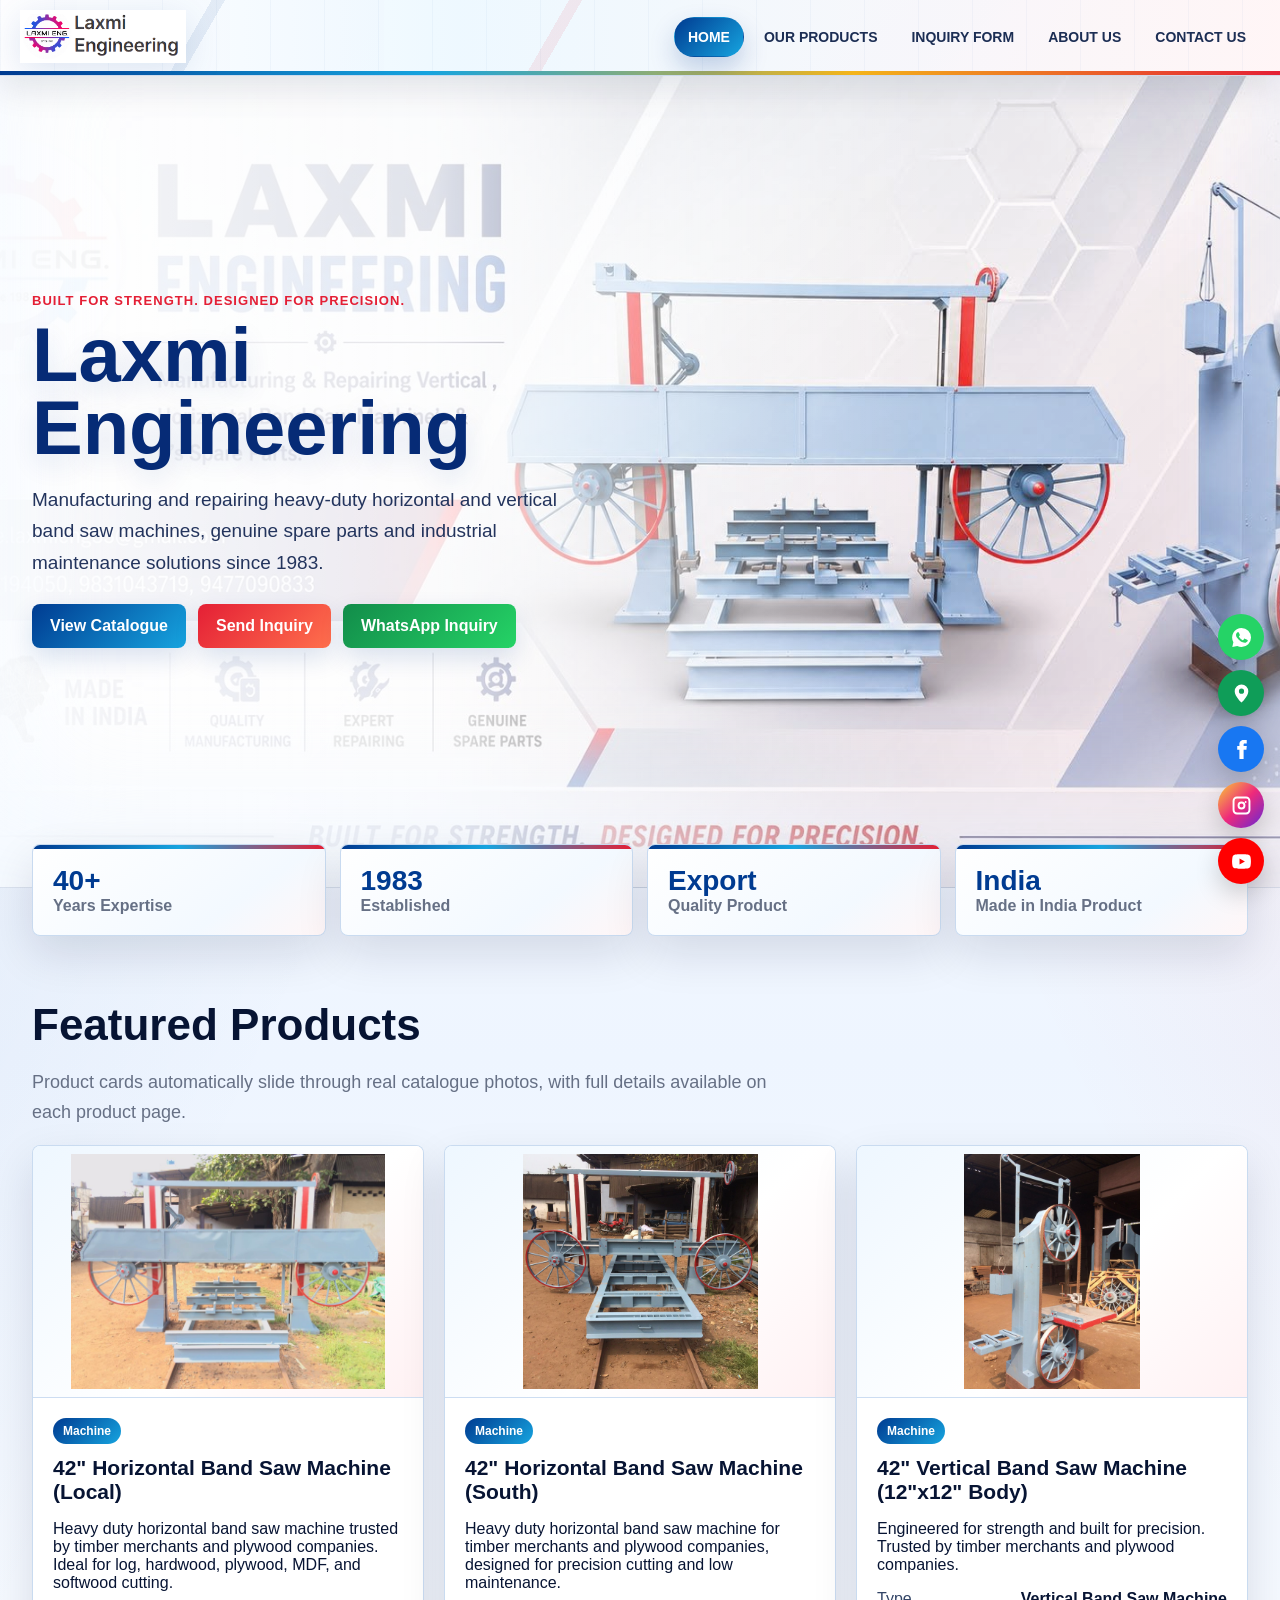
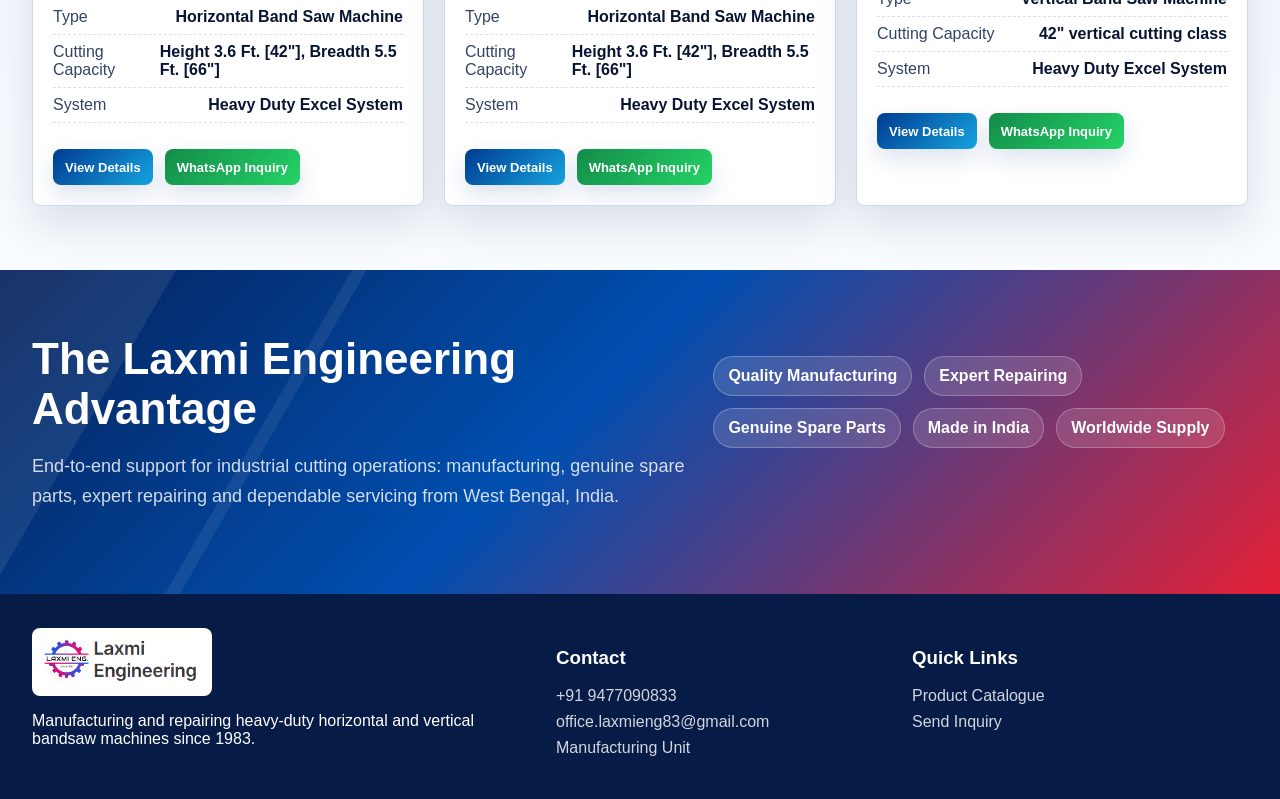
<file: index.html>
<!doctype html>
<html lang="en">
<head>
  <meta charset="utf-8">
  <meta name="viewport" content="width=device-width, initial-scale=1">
  <title>Laxmi Engineering | Heavy-Duty Band Saw Machines</title>
  <link rel="stylesheet" href="styles.css">
  <script src="data.js"></script>
</head>
<body>
  <script>renderHeader("Home")</script>
  <main>
    <section class="hero">
      <div class="hero-inner">
        <span class="eyebrow">Built for strength. Designed for precision.</span>
        <h1>Laxmi Engineering</h1>
        <p>Manufacturing and repairing heavy-duty horizontal and vertical band saw machines, genuine spare parts and industrial maintenance solutions since 1983.</p>
        <div class="actions">
          <a class="btn primary" href="products.html">View Catalogue</a>
          <a class="btn red" href="inquiry.html">Send Inquiry</a>
          <a class="btn green" target="_blank" href="https://wa.me/919477090833?text=Hello%20Laxmi%20Engineering%2C%20I%20want%20to%20inquire%20about%20your%20products.">WhatsApp Inquiry</a>
        </div>
      </div>
    </section>

    <div class="container">
      <div class="stats">
        <div class="stat"><strong>40+</strong><span>Years Expertise</span></div>
        <div class="stat"><strong>1983</strong><span>Established</span></div>
        <div class="stat"><strong>Export</strong><span>Quality Product</span></div>
        <div class="stat"><strong>India</strong><span>Made in India Product</span></div>
      </div>
    </div>

    <section class="section">
      <div class="container">
        <h2 class="section-title">Featured Products</h2>
        <p class="section-lead">Product cards automatically slide through real catalogue photos, with full details available on each product page.</p>
        <div class="grid three" data-featured-products></div>
      </div>
    </section>

    <section class="section feature-band">
      <div class="container split">
        <div>
          <h2 class="section-title">The Laxmi Engineering Advantage</h2>
          <p class="section-lead">End-to-end support for industrial cutting operations: manufacturing, genuine spare parts, expert repairing and dependable servicing from West Bengal, India.</p>
        </div>
        <div class="pill-row">
          <span class="pill">Quality Manufacturing</span>
          <span class="pill">Expert Repairing</span>
          <span class="pill">Genuine Spare Parts</span>
          <span class="pill">Made in India</span>
          <span class="pill">Worldwide Supply</span>
        </div>
      </div>
    </section>
  </main>
  <script>renderSocial(); renderFooter();</script>
  <script src="site.js"></script>
</body>
</html>
</file>
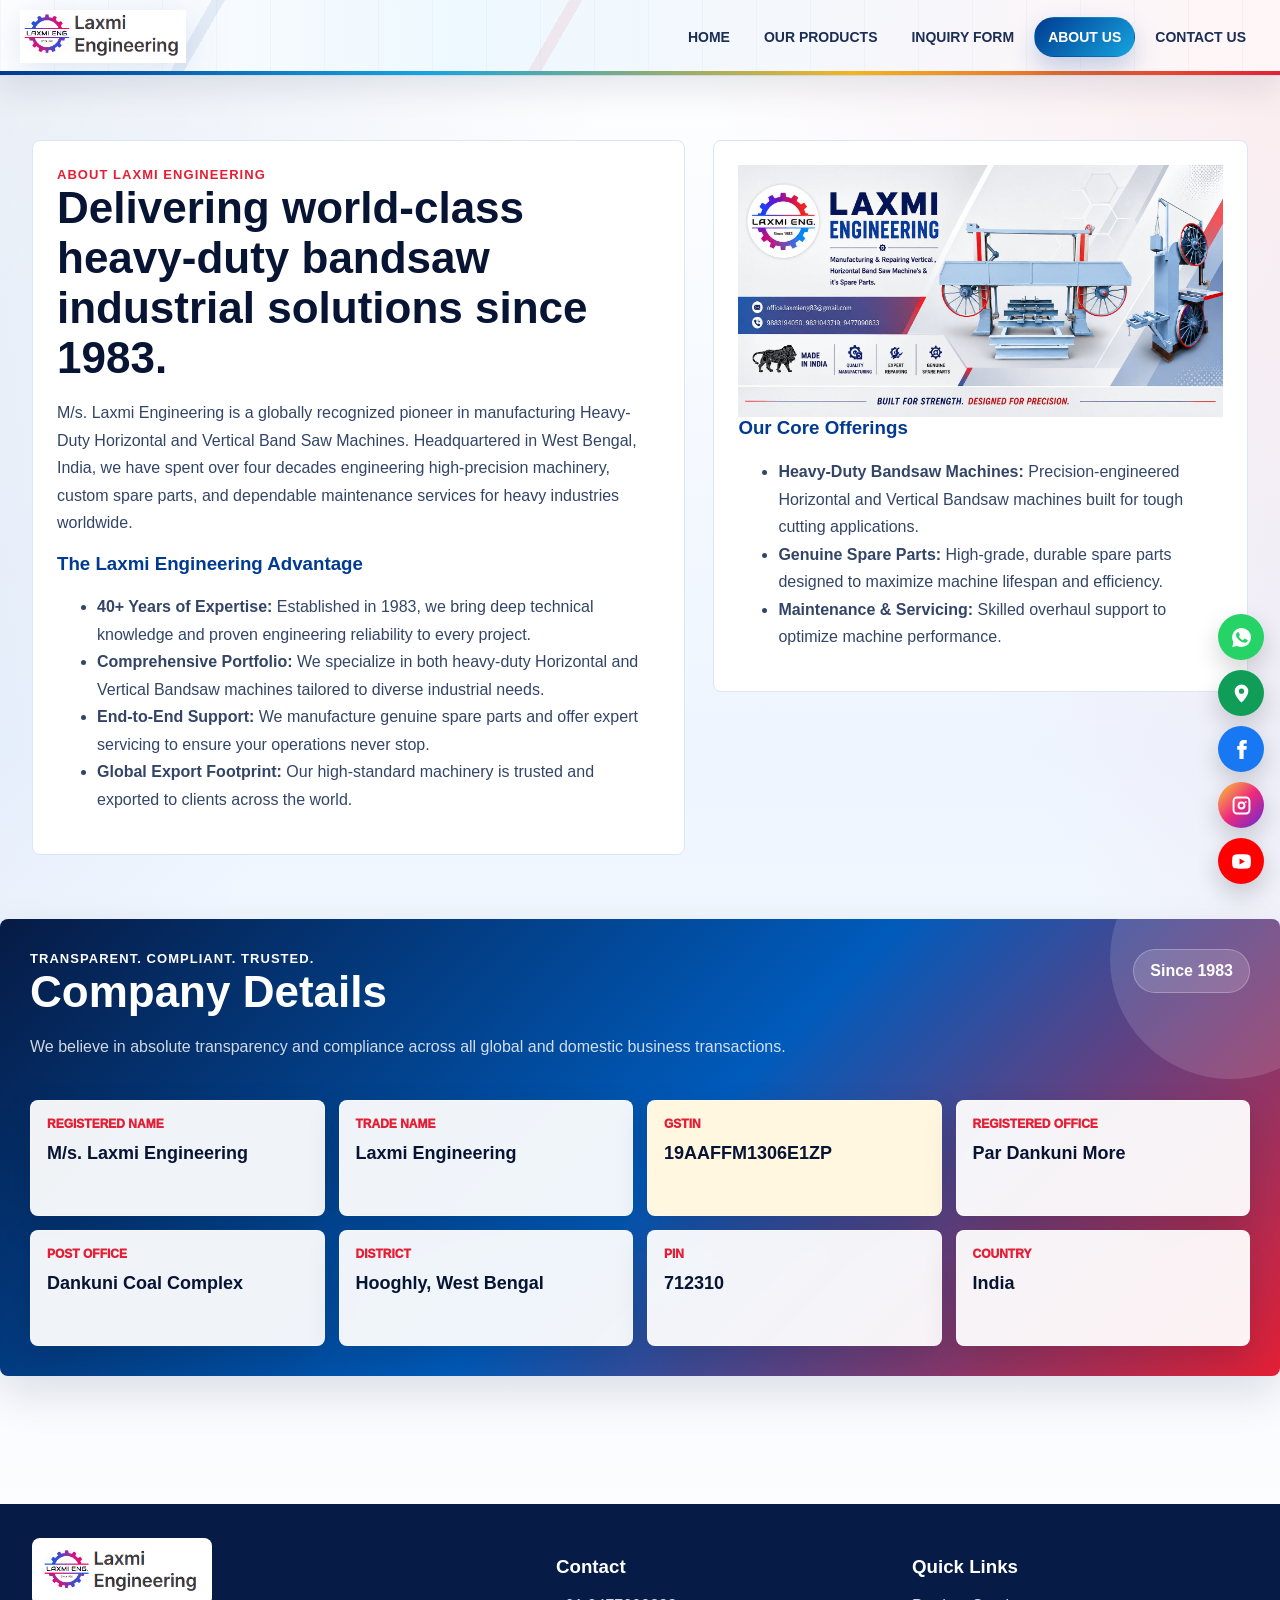
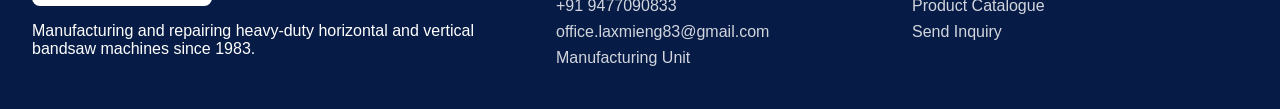
<file: about.html>
<!doctype html>
<html lang="en">
<head>
  <meta charset="utf-8">
  <meta name="viewport" content="width=device-width, initial-scale=1">
  <title>About Us | Laxmi Engineering</title>
  <link rel="stylesheet" href="styles.css">
  <script src="data.js"></script>
</head>
<body>
  <script>renderHeader("About Us")</script>
  <main class="section">
    <div class="container split">
      <article class="about-box">
        <span class="eyebrow">About Laxmi Engineering</span>
        <h1 class="section-title">Delivering world-class heavy-duty bandsaw industrial solutions since 1983.</h1>
        <p>M/s. Laxmi Engineering is a globally recognized pioneer in manufacturing Heavy-Duty Horizontal and Vertical Band Saw Machines. Headquartered in West Bengal, India, we have spent over four decades engineering high-precision machinery, custom spare parts, and dependable maintenance services for heavy industries worldwide.</p>
        <h3>The Laxmi Engineering Advantage</h3>
        <ul>
          <li><b>40+ Years of Expertise:</b> Established in 1983, we bring deep technical knowledge and proven engineering reliability to every project.</li>
          <li><b>Comprehensive Portfolio:</b> We specialize in both heavy-duty Horizontal and Vertical Bandsaw machines tailored to diverse industrial needs.</li>
          <li><b>End-to-End Support:</b> We manufacture genuine spare parts and offer expert servicing to ensure your operations never stop.</li>
          <li><b>Global Export Footprint:</b> Our high-standard machinery is trusted and exported to clients across the world.</li>
        </ul>
      </article>
      <aside class="about-box">
        <img src="assets/banner.jpg" alt="Laxmi Engineering machines">
        <h3>Our Core Offerings</h3>
        <ul>
          <li><b>Heavy-Duty Bandsaw Machines:</b> Precision-engineered Horizontal and Vertical Bandsaw machines built for tough cutting applications.</li>
          <li><b>Genuine Spare Parts:</b> High-grade, durable spare parts designed to maximize machine lifespan and efficiency.</li>
          <li><b>Maintenance & Servicing:</b> Skilled overhaul support to optimize machine performance.</li>
        </ul>
      </aside>
    </div>
    <div class="container section">
      <div class="company-details">
        <div class="company-details-head">
          <div>
            <span class="eyebrow">Transparent. Compliant. Trusted.</span>
            <h2 class="section-title">Company Details</h2>
            <p>We believe in absolute transparency and compliance across all global and domestic business transactions.</p>
          </div>
          <strong>Since 1983</strong>
        </div>
        <div class="company-detail-grid">
          <div class="company-detail-card"><span>Registered Name</span><b>M/s. Laxmi Engineering</b></div>
          <div class="company-detail-card"><span>Trade Name</span><b>Laxmi Engineering</b></div>
          <div class="company-detail-card highlight"><span>GSTIN</span><b>19AAFFM1306E1ZP</b></div>
          <div class="company-detail-card"><span>Registered Office</span><b>Par Dankuni More</b></div>
          <div class="company-detail-card"><span>Post Office</span><b>Dankuni Coal Complex</b></div>
          <div class="company-detail-card"><span>District</span><b>Hooghly, West Bengal</b></div>
          <div class="company-detail-card"><span>PIN</span><b>712310</b></div>
          <div class="company-detail-card"><span>Country</span><b>India</b></div>
        </div>
      </div>
    </div>
  </main>
  <script>renderSocial(); renderFooter();</script>
</body>
</html>
</file>
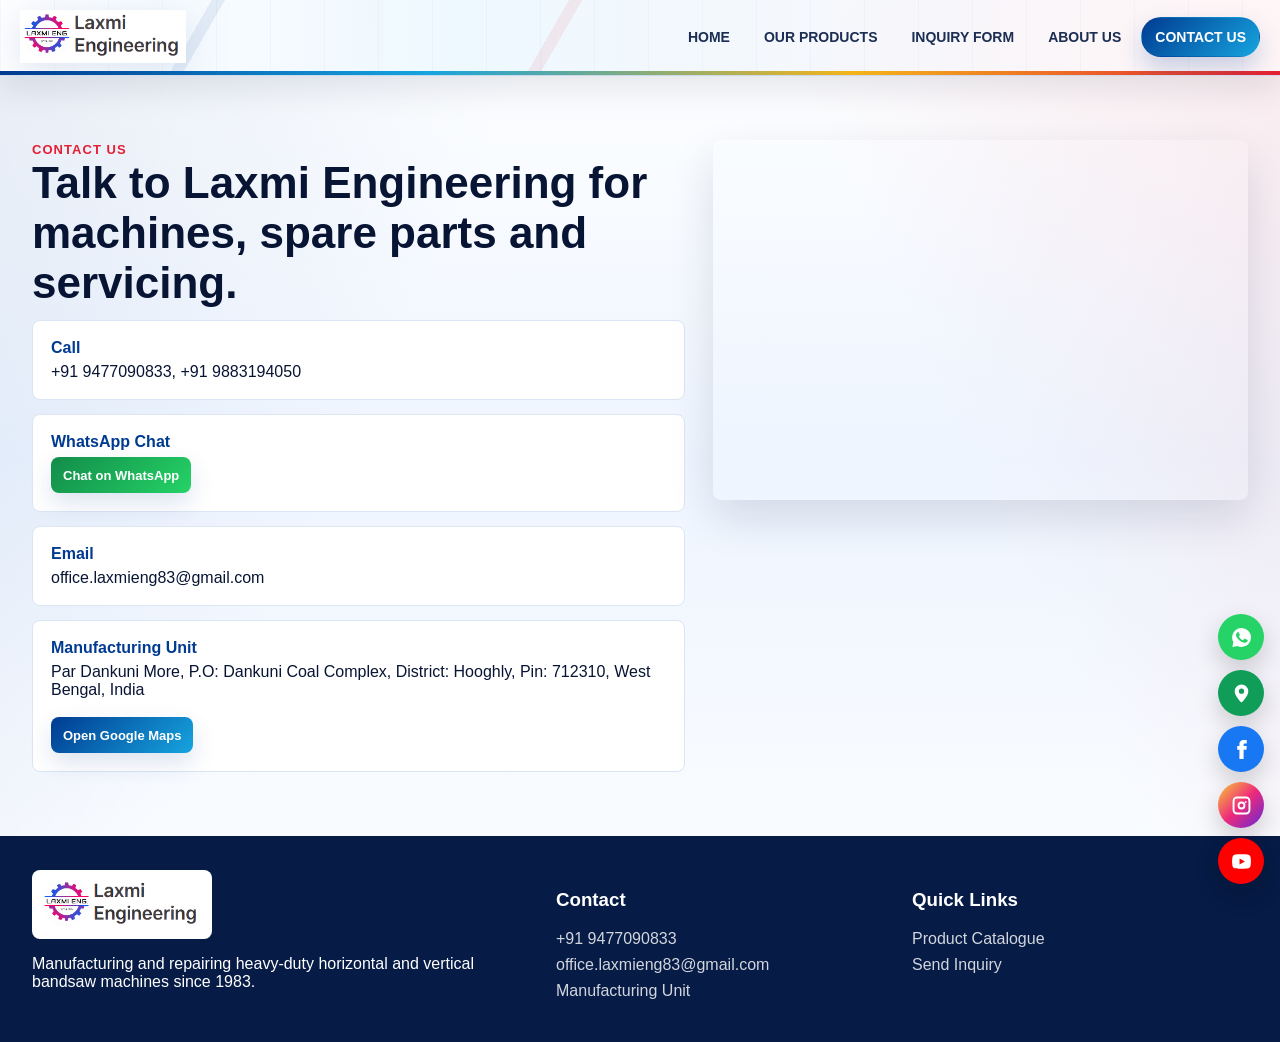
<file: contact.html>
<!doctype html>
<html lang="en">
<head>
  <meta charset="utf-8">
  <meta name="viewport" content="width=device-width, initial-scale=1">
  <title>Contact Us | Laxmi Engineering</title>
  <link rel="stylesheet" href="styles.css">
  <script src="data.js"></script>
</head>
<body>
  <script>renderHeader("Contact Us")</script>
  <main class="section">
    <div class="container split">
      <section>
        <span class="eyebrow">Contact Us</span>
        <h1 class="section-title">Talk to Laxmi Engineering for machines, spare parts and servicing.</h1>
        <div class="contact-list">
          <div class="contact-item"><b>Call</b><span data-contact-phone1></span>, <span data-contact-phone2></span></div>
          <div class="contact-item"><b>WhatsApp Chat</b><a class="btn green small" target="_blank" href="https://wa.me/919477090833">Chat on WhatsApp</a></div>
          <div class="contact-item"><b>Email</b><a href="mailto:office.laxmieng83@gmail.com" data-contact-email></a></div>
          <div class="contact-item"><b>Manufacturing Unit</b><span data-contact-address></span><br><br><a class="btn primary small" data-map-link target="_blank" href="#">Open Google Maps</a></div>
        </div>
      </section>
      <section>
        <iframe class="map-frame" title="Laxmi Engineering Google Map" loading="lazy" src="https://www.google.com/maps?q=Laxmi%20Engineering%2C%20Par%20Dankuni%20More%2C%20Dankuni%20Coal%20Complex%2C%20Hooghly%20712310%2C%20West%20Bengal%2C%20India&z=16&output=embed"></iframe>
      </section>
    </div>
  </main>
  <script>renderSocial(); renderFooter();</script>
  <script src="site.js"></script>
</body>
</html>
</file>
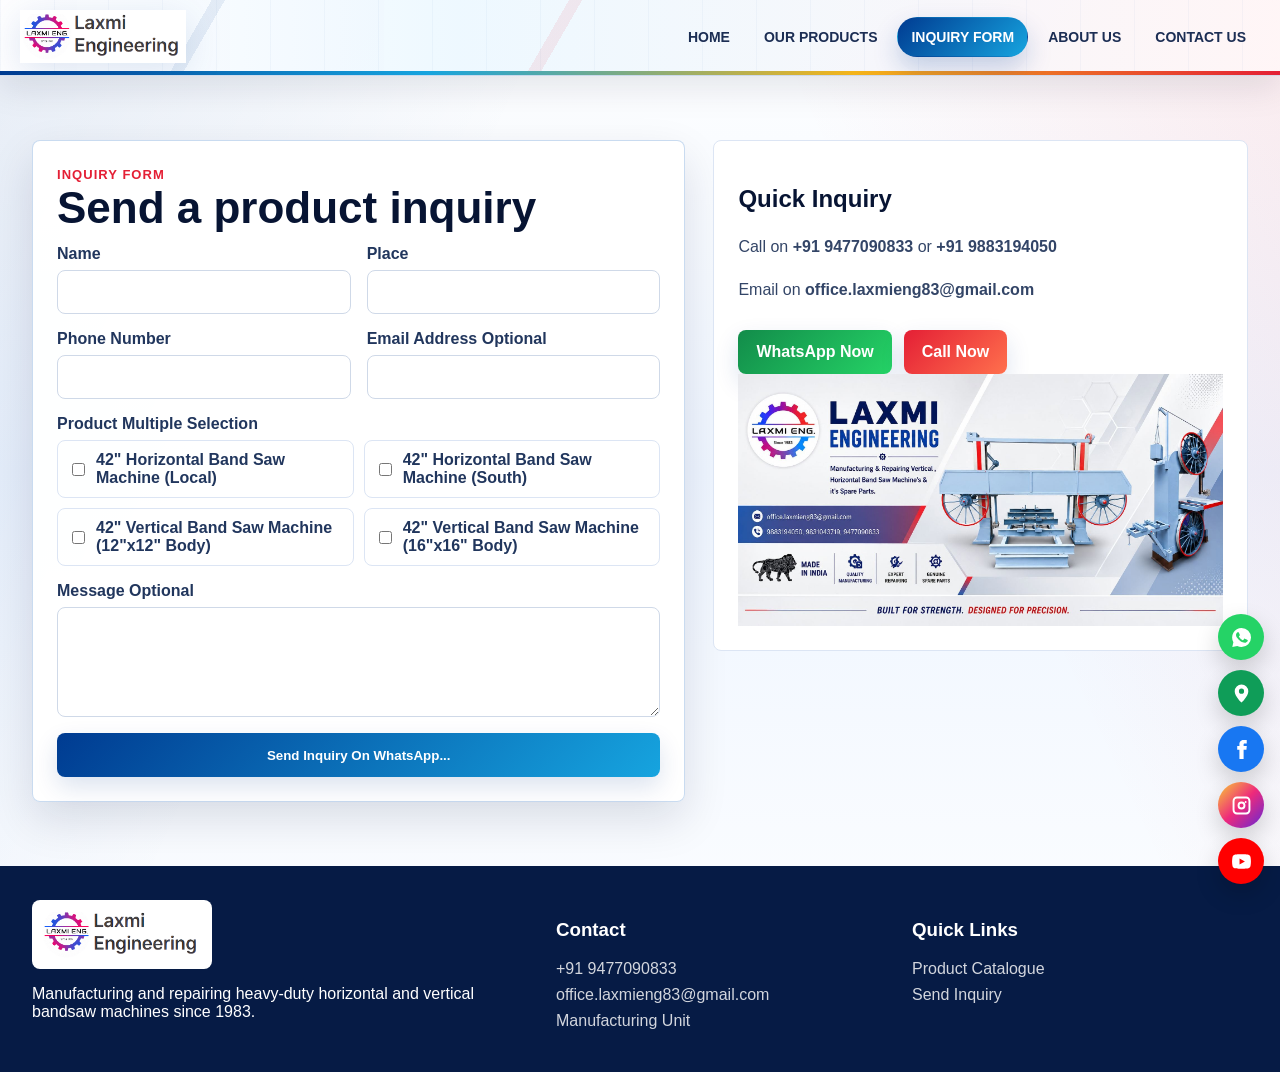
<file: inquiry.html>
<!doctype html>
<html lang="en">
<head>
  <meta charset="utf-8">
  <meta name="viewport" content="width=device-width, initial-scale=1">
  <title>Inquiry Form | Laxmi Engineering</title>
  <link rel="stylesheet" href="styles.css">
  <script src="data.js"></script>
</head>
<body>
  <script>renderHeader("Inquiry Form")</script>
  <main class="section">
    <div class="container split">
      <section class="form-panel">
        <span class="eyebrow">Inquiry Form</span>
        <h1 class="section-title">Send a product inquiry</h1>
        <form data-inquiry-form class="form-grid">
          <div class="field"><label>Name</label><input name="name" required></div>
          <div class="field"><label>Place</label><input name="place" required></div>
          <div class="field"><label>Phone Number</label><input name="phone" required></div>
          <div class="field"><label>Email Address Optional</label><input type="email" name="email"></div>
          <div class="field full"><label>Product Multiple Selection</label><div class="check-grid" data-product-options></div></div>
          <div class="field full"><label>Message Optional</label><textarea name="message"></textarea></div>
          <div class="field full"><button class="btn primary" type="submit">Send Inquiry On WhatsApp...</button></div>
        </form>
        <div data-inquiry-status></div>
      </section>
      <aside class="about-box">
        <h2>Quick Inquiry</h2>
        <p>Call on <b>+91 9477090833</b> or <b>+91 9883194050</b></p>
        <p>Email on <b>office.laxmieng83@gmail.com</b></p>
        <div class="actions">
          <a class="btn green" target="_blank" href="https://wa.me/919477090833">WhatsApp Now</a>
          <a class="btn red" href="tel:919477090833">Call Now</a>
        </div>
        <img src="assets/banner.jpg" alt="Laxmi Engineering catalogue banner">
      </aside>
    </div>
  </main>
  <script>renderSocial(); renderFooter();</script>
  <script src="site.js"></script>
</body>
</html>
</file>
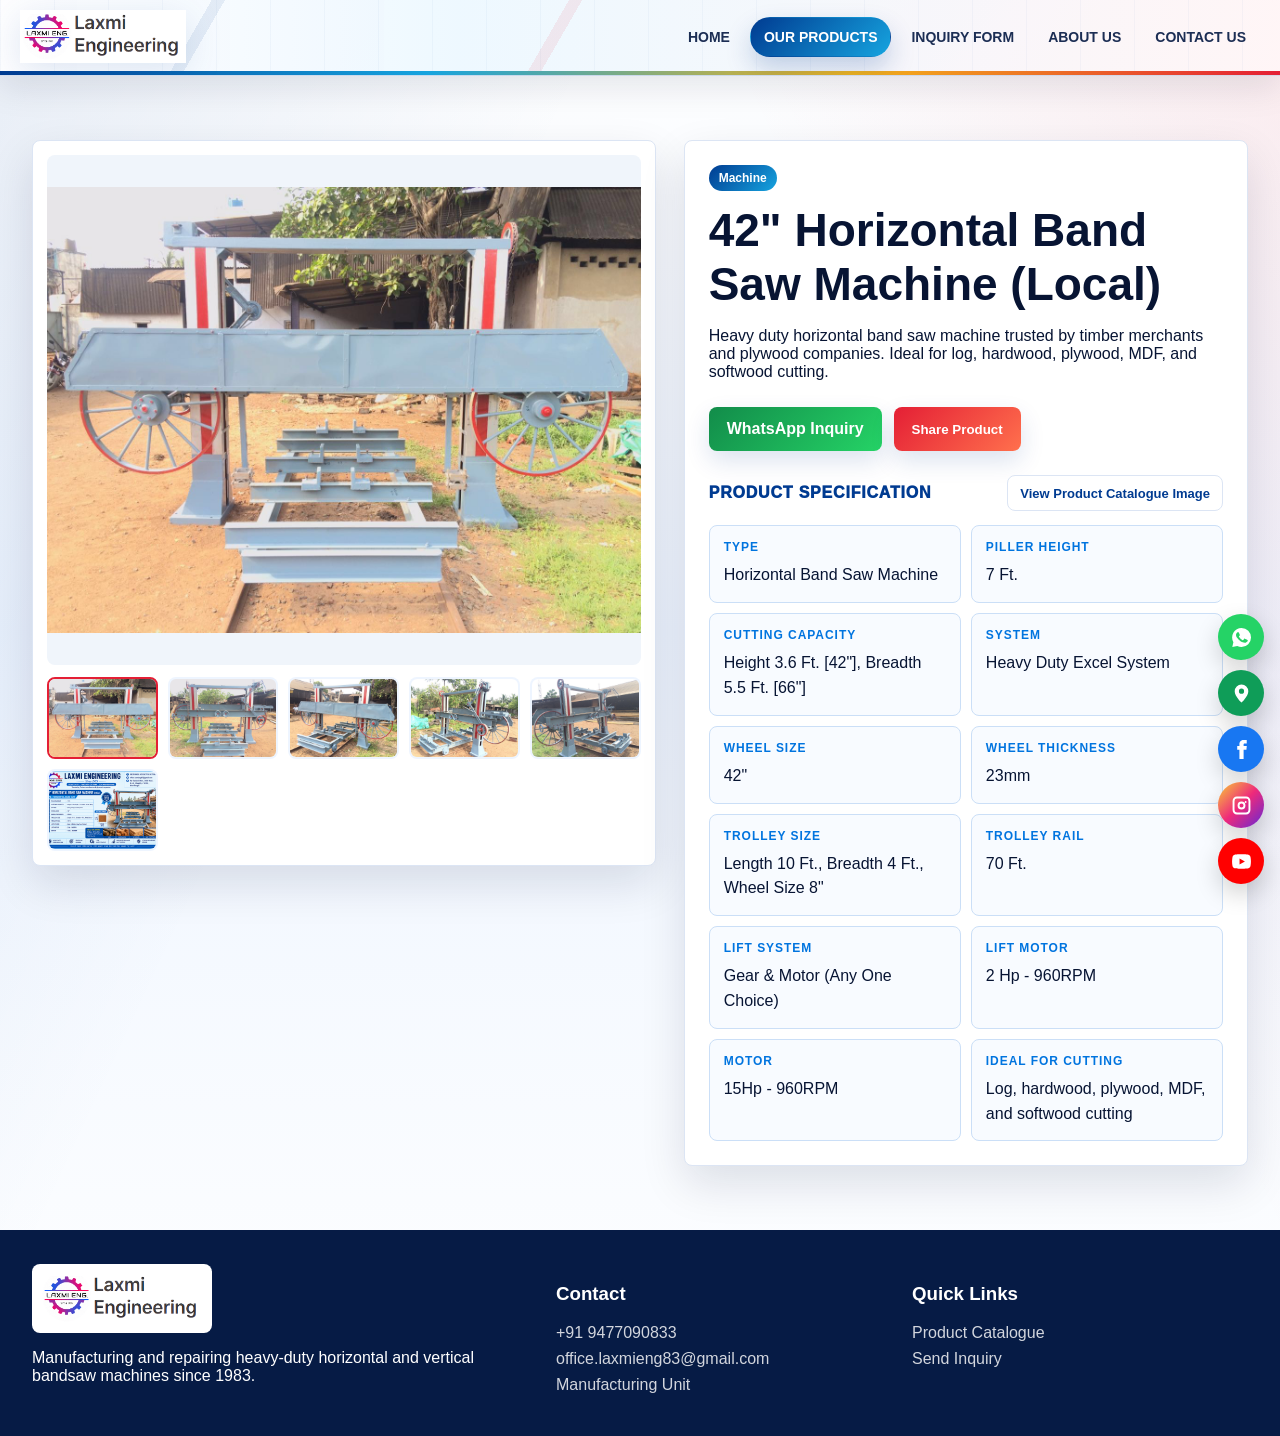
<file: product-detail.html>
<!doctype html>
<html lang="en">
<head>
  <meta charset="utf-8">
  <meta name="viewport" content="width=device-width, initial-scale=1">
  <title>Product Details | Laxmi Engineering</title>
  <link rel="stylesheet" href="styles.css">
  <script src="data.js"></script>
</head>
<body>
  <script>renderHeader("Our Products")</script>
  <main class="section">
    <div class="container product-detail" data-product-detail></div>
  </main>
  <script>renderSocial(); renderFooter();</script>
  <script src="site.js"></script>
</body>
</html>
</file>
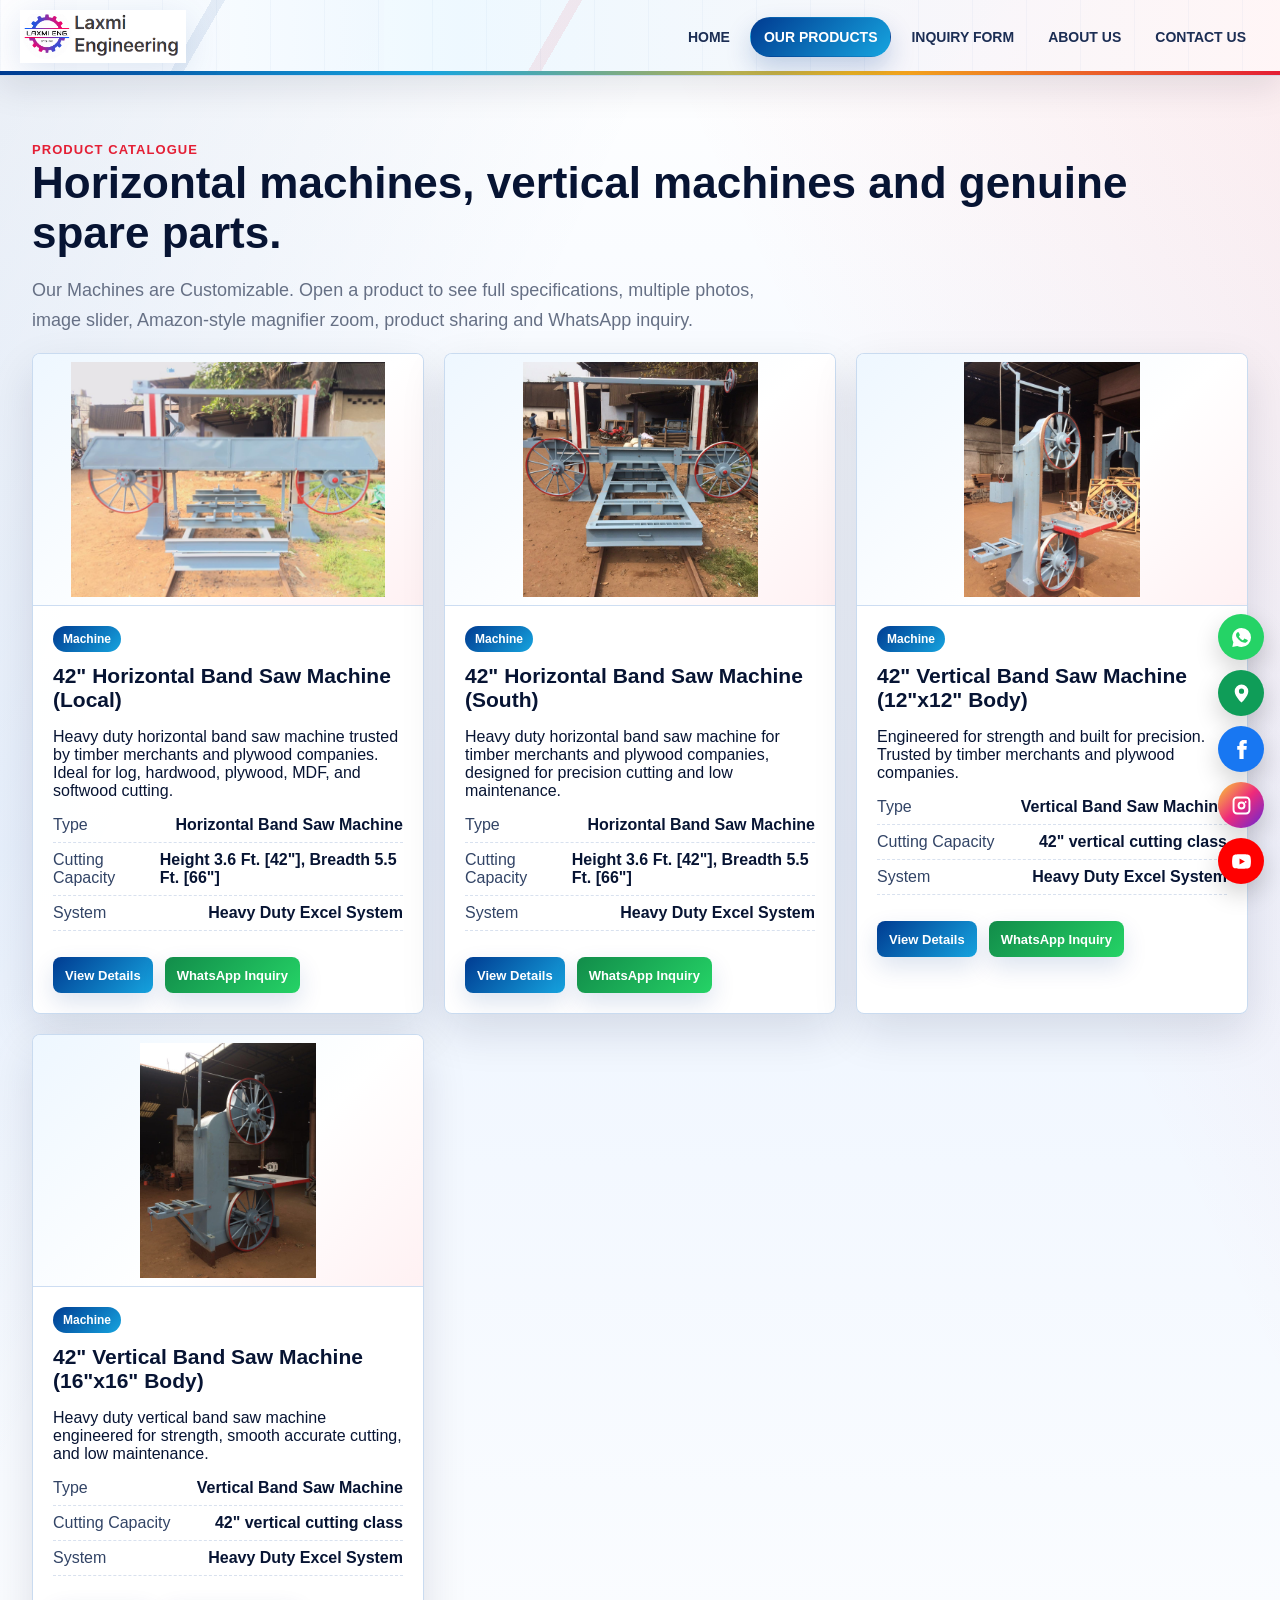
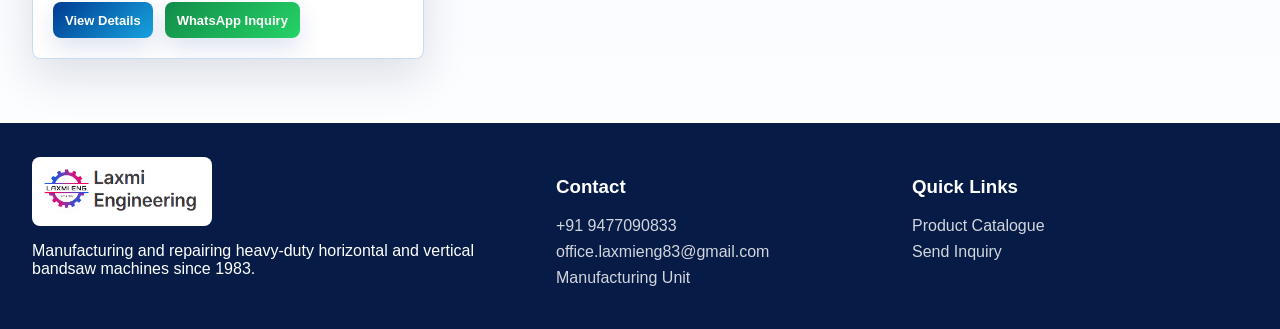
<file: products.html>
<!doctype html>
<html lang="en">
<head>
  <meta charset="utf-8">
  <meta name="viewport" content="width=device-width, initial-scale=1">
  <title>Our Products | Laxmi Engineering</title>
  <link rel="stylesheet" href="styles.css">
  <script src="data.js"></script>
</head>
<body>
  <script>renderHeader("Our Products")</script>
  <main class="section">
    <div class="container">
      <span class="eyebrow">Product Catalogue</span>
      <h1 class="section-title">Horizontal machines, vertical machines and genuine spare parts.</h1>
      <p class="section-lead">Our Machines are Customizable. Open a product to see full specifications, multiple photos, image slider, Amazon-style magnifier zoom, product sharing and WhatsApp inquiry.</p>
      <div class="grid three" data-products-grid></div>
    </div>
  </main>
  <script>renderSocial(); renderFooter();</script>
  <script src="site.js"></script>
</body>
</html>
</file>
<file: styles.css>
:root {
  --ink: #071433;
  --muted: #667085;
  --line: #dce5f4;
  --blue: #003b91;
  --sky: #16a4df;
  --red: #e41f35;
  --green: #19a760;
  --gold: #f4b41a;
  --panel: #ffffff;
  --soft: #f5f8fd;
  --shadow: 0 18px 45px rgba(7, 20, 51, .12);
}

* { box-sizing: border-box; }
body {
  margin: 0;
  font-family: Inter, "Segoe UI", Arial, sans-serif;
  color: var(--ink);
  background:
    linear-gradient(115deg, rgba(0, 59, 145, .08), transparent 32%),
    linear-gradient(245deg, rgba(228, 31, 53, .08), transparent 30%),
    linear-gradient(180deg, #ffffff, #eef5ff 44%, #ffffff);
}
a { color: inherit; text-decoration: none; }
img { max-width: 100%; display: block; }

.site-header {
  position: sticky;
  top: 0;
  z-index: 20;
  overflow: hidden;
  background:
    linear-gradient(90deg, rgba(255,255,255,.96), rgba(238,248,255,.95) 36%, rgba(255,246,247,.95)),
    linear-gradient(135deg, rgba(0,59,145,.1), rgba(22,164,223,.08), rgba(228,31,53,.08));
  border-bottom: 1px solid rgba(0, 59, 145, .16);
  box-shadow: 0 12px 34px rgba(7, 20, 51, .1);
  backdrop-filter: blur(14px);
}
.site-header::before {
  content: "";
  position: absolute;
  inset: 0;
  pointer-events: none;
  background:
    linear-gradient(120deg, transparent 0 16%, rgba(0,59,145,.08) 16% 17%, transparent 17% 43%, rgba(228,31,53,.08) 43% 44%, transparent 44%),
    repeating-linear-gradient(90deg, rgba(0,59,145,.035) 0 1px, transparent 1px 54px);
}
.site-header::after {
  content: "";
  position: absolute;
  left: 0;
  right: 0;
  bottom: 0;
  height: 4px;
  background: linear-gradient(90deg, var(--blue), var(--sky), var(--gold), var(--red));
}
.nav {
  position: relative;
  z-index: 1;
  max-width: 1560px;
  margin: 0 auto;
  padding: 10px 20px 12px;
  display: flex;
  align-items: center;
  justify-content: space-between;
  gap: 18px;
}
.brand {
  display: flex;
  align-items: center;
  gap: 12px;
  font-weight: 900;
  color: var(--blue);
  filter: drop-shadow(0 8px 18px rgba(0, 59, 145, .12));
}
.brand img { width: 166px; height: auto; }
.menu-toggle, .admin-menu-toggle, .admin-menu-close {
  display: none;
  border: 1px solid var(--line);
  border-radius: 8px;
  background: white;
  color: var(--blue);
  font-weight: 900;
  min-height: 42px;
  padding: 10px 12px;
  cursor: pointer;
}
.menu-toggle svg { width: 24px; height: 24px; fill: currentColor; }
.menu { display: flex; gap: 6px; align-items: center; flex-wrap: wrap; justify-content: flex-end; }
.menu a {
  padding: 11px 13px;
  border-radius: 999px;
  font-weight: 800;
  font-size: 14px;
  font-family: "Segoe UI Semibold", "Segoe UI", Inter, Arial, sans-serif;
  text-transform: uppercase;
  color: #1c2e54;
  border: 1px solid transparent;
  transition: transform .18s ease, background .18s ease, color .18s ease, box-shadow .18s ease;
}
.menu a:hover {
  transform: translateY(-1px);
  background: rgba(255,255,255,.88);
  border-color: rgba(0,59,145,.18);
  box-shadow: 0 10px 24px rgba(0, 59, 145, .11);
  color: var(--blue);
}
.menu a.active {
  background: linear-gradient(135deg, var(--blue), var(--sky));
  color: #fff;
  box-shadow: 0 12px 26px rgba(0, 59, 145, .22);
}
.admin-link { border: 1px solid var(--line); }

.container { max-width: 1560px; margin: 0 auto; padding: 0 32px; }
.section { padding: 64px 0; }
.section-title { font-size: clamp(28px, 4vw, 44px); margin: 0 0 12px; letter-spacing: 0; }
.section-lead { color: var(--muted); font-size: 18px; max-width: 760px; line-height: 1.65; }

.hero {
  min-height: calc(100vh - 88px);
  margin-top: 0;
  background-image:
    linear-gradient(90deg, rgba(255,255,255,.98) 0%, rgba(255,255,255,.88) 34%, rgba(255,255,255,.08) 72%),
    linear-gradient(135deg, rgba(0,59,145,.12), transparent 42%, rgba(228,31,53,.1)),
    url("assets/banner.jpg");
  background-size: cover;
  background-position: center;
  display: flex;
  align-items: center;
  border-bottom: 1px solid rgba(0, 59, 145, .14);
  box-shadow: inset 0 -80px 120px rgba(238, 245, 255, .62);
}
.hero-inner { max-width: 1560px; width: 100%; margin: 0 auto; padding: 34px 32px 58px; }
.eyebrow {
  display: inline-flex;
  align-items: center;
  gap: 8px;
  color: var(--red);
  font-weight: 900;
  text-transform: uppercase;
  letter-spacing: .08em;
  font-size: 13px;
}
.hero h1 {
  max-width: 650px;
  margin: 10px 0 16px;
  font-size: clamp(42px, 7vw, 76px);
  line-height: .96;
  letter-spacing: 0;
  color: #062b76;
  text-shadow: 0 10px 26px rgba(0, 59, 145, .12);
}
.hero p { max-width: 560px; color: #23345d; font-size: 19px; line-height: 1.65; }
.actions { display: flex; gap: 12px; flex-wrap: wrap; margin-top: 26px; }
.btn {
  display: inline-flex;
  align-items: center;
  justify-content: center;
  gap: 9px;
  min-height: 44px;
  padding: 12px 18px;
  border-radius: 8px;
  border: 0;
  font-weight: 900;
  cursor: pointer;
  box-shadow: 0 10px 24px rgba(0, 59, 145, .14);
}
.btn.primary { background: linear-gradient(135deg, var(--blue), var(--sky)); color: white; }
.btn.red { background: linear-gradient(135deg, var(--red), #ff704d); color: white; }
.btn.green { background: linear-gradient(135deg, #128c4a, #25d366); color: white; }
.btn.ghost { background: #ffffff; color: var(--blue); border: 1px solid var(--line); box-shadow: none; }
.btn.small { min-height: 36px; padding: 9px 12px; font-size: 13px; }

.stats { display: grid; grid-template-columns: repeat(4, 1fr); gap: 14px; margin-top: -44px; position: relative; z-index: 2; }
.stat, .card, .form-panel, .dashboard-panel {
  background: rgba(255,255,255,.96);
  border: 1px solid rgba(197, 216, 239, .92);
  border-radius: 8px;
  box-shadow: var(--shadow);
}
.stat {
  position: relative;
  overflow: hidden;
  padding: 20px;
  background:
    linear-gradient(145deg, #ffffff, #f3f9ff 68%, #fff6f7);
}
.stat::before {
  content: "";
  position: absolute;
  left: 0;
  top: 0;
  width: 100%;
  height: 4px;
  background: linear-gradient(90deg, var(--blue), var(--sky), var(--red));
}
.stat strong { display: block; font-size: 28px; color: var(--blue); }
.stat span { color: var(--muted); font-weight: 700; }

.grid { display: grid; gap: 20px; }
.grid.three { grid-template-columns: repeat(3, 1fr); }
.grid.two { grid-template-columns: repeat(2, 1fr); }
.card {
  overflow: hidden;
  transition: transform .2s ease, box-shadow .2s ease, border-color .2s ease;
}
.card:hover {
  transform: translateY(-4px);
  border-color: rgba(0, 59, 145, .22);
  box-shadow: 0 24px 56px rgba(7, 20, 51, .16);
}
.card-body { padding: 20px; }
.product-card .media {
  height: 252px;
  background:
    linear-gradient(135deg, #eef7ff, #ffffff 58%, #fff1f3);
  overflow: hidden;
  border-bottom: 1px solid rgba(197, 216, 239, .8);
}
.product-card .media img { width: 100%; height: 100%; object-fit: contain; background: transparent; padding: 8px; }
.product-card h3 { margin: 0 0 8px; font-size: 21px; }
.tag { display: inline-flex; margin: 0 0 12px; padding: 6px 10px; border-radius: 999px; color: #fff; background: linear-gradient(135deg, var(--blue), var(--sky)); font-weight: 900; font-size: 12px; }
.spec-list { display: grid; gap: 8px; margin: 16px 0; padding: 0; list-style: none; color: #324466; }
.spec-list li { display: flex; justify-content: space-between; gap: 12px; border-bottom: 1px dashed #d8e1ef; padding-bottom: 8px; }
.spec-list b { color: var(--ink); }

.feature-band {
  position: relative;
  overflow: hidden;
  background:
    linear-gradient(120deg, rgba(255,255,255,.08) 0 12%, transparent 12% 24%, rgba(255,255,255,.07) 24% 25%, transparent 25%),
    linear-gradient(135deg, #06225a, #004fb0 45%, #e41f35);
  color: white;
}
.feature-band .section-lead { color: rgba(255,255,255,.82); }
.pill-row { display: flex; gap: 12px; flex-wrap: wrap; margin-top: 22px; }
.pill { padding: 10px 14px; background: rgba(255,255,255,.13); border: 1px solid rgba(255,255,255,.25); border-radius: 999px; font-weight: 800; }

.split { display: grid; grid-template-columns: 1.1fr .9fr; gap: 28px; align-items: start; }
.about-box { padding: 24px; background: var(--panel); border: 1px solid var(--line); border-radius: 8px; }
.about-box p, .about-box li { color: #334567; line-height: 1.72; }
.about-box h3 { margin-top: 0; color: var(--blue); }
.company-details {
  position: relative;
  overflow: hidden;
  padding: 30px;
  border-radius: 8px;
  color: white;
  background: linear-gradient(135deg, #061b45, #005bbb 52%, #e41f35);
  box-shadow: var(--shadow);
}
.company-details::after {
  content: "";
  position: absolute;
  right: -70px;
  top: -80px;
  width: 240px;
  height: 240px;
  border-radius: 50%;
  background: rgba(255,255,255,.13);
}
.company-details-head {
  position: relative;
  z-index: 1;
  display: flex;
  justify-content: space-between;
  gap: 22px;
  align-items: flex-start;
  margin-bottom: 24px;
}
.company-details .section-title, .company-details .eyebrow { color: white; }
.company-details p { color: rgba(255,255,255,.82); max-width: 760px; line-height: 1.7; }
.company-details-head strong {
  flex: 0 0 auto;
  padding: 12px 16px;
  border-radius: 999px;
  background: rgba(255,255,255,.15);
  border: 1px solid rgba(255,255,255,.25);
}
.company-detail-grid {
  position: relative;
  z-index: 1;
  display: grid;
  grid-template-columns: repeat(4, 1fr);
  gap: 14px;
}
.company-detail-card {
  min-height: 116px;
  padding: 16px;
  border-radius: 8px;
  background: rgba(255,255,255,.94);
  border: 1px solid rgba(255,255,255,.38);
  box-shadow: 0 14px 34px rgba(0,0,0,.14);
}
.company-detail-card span {
  display: block;
  margin-bottom: 10px;
  color: var(--red);
  font-size: 12px;
  font-weight: 950;
  text-transform: uppercase;
}
.company-detail-card b { color: var(--ink); font-size: 18px; line-height: 1.35; }
.company-detail-card.highlight { background: #fff7e0; }

.contact-list { display: grid; gap: 14px; }
.contact-item { padding: 18px; background: white; border: 1px solid var(--line); border-radius: 8px; }
.contact-item b { display: block; margin-bottom: 6px; color: var(--blue); }
.map-frame { width: 100%; min-height: 360px; border: 0; border-radius: 8px; box-shadow: var(--shadow); }

.product-detail { display: grid; grid-template-columns: minmax(0, 1.05fr) minmax(320px, .95fr); gap: 28px; align-items: start; }
.gallery { background: white; border: 1px solid var(--line); border-radius: 8px; padding: 14px; box-shadow: var(--shadow); }
.zoom-stage { position: relative; height: 510px; overflow: hidden; border-radius: 8px; background: #f0f5fb; cursor: crosshair; }
.zoom-stage img { width: 100%; height: 100%; object-fit: contain; }
.zoom-lens {
  display: none;
  position: absolute;
  width: 180px;
  height: 180px;
  border-radius: 50%;
  border: 3px solid white;
  box-shadow: 0 12px 35px rgba(0,0,0,.28);
  background-repeat: no-repeat;
  pointer-events: none;
}
.thumbs { display: grid; grid-template-columns: repeat(5, 1fr); gap: 10px; margin-top: 12px; }
.thumbs button { border: 2px solid transparent; background: #eef5ff; border-radius: 8px; padding: 0; height: 82px; cursor: pointer; overflow: hidden; }
.thumbs button.active { border-color: var(--red); }
.thumbs img { width: 100%; height: 100%; object-fit: cover; }
.detail-panel { padding: 24px; background: white; border: 1px solid var(--line); border-radius: 8px; box-shadow: var(--shadow); }
.detail-panel h1 { margin: 0 0 8px; font-size: clamp(30px, 4vw, 46px); }
.spec-showcase {
  margin-top: 14px;
  border: 0;
  border-radius: 0;
  overflow: visible;
  background: transparent;
}
.spec-heading {
  display: none;
}
.spec-grid {
  display: grid;
  grid-template-columns: repeat(2, minmax(0, 1fr));
  gap: 10px;
  padding: 0;
}
.spec-tile {
  min-height: 78px;
  padding: 14px;
  border: 1px solid #cbdff7;
  border-radius: 8px;
  background: #f8fbff;
  box-shadow: none;
}
.spec-tile span {
  display: block;
  margin-bottom: 9px;
  color: #0074df;
  font-size: 12px;
  font-weight: 900;
  text-transform: uppercase;
  letter-spacing: .08em;
}
.spec-tile strong {
  display: block;
  color: var(--ink);
  font-size: 16px;
  line-height: 1.55;
  font-weight: 500;
}
.detail-specs { margin-top: 24px; }
.detail-specs-head {
  display: flex;
  justify-content: space-between;
  align-items: center;
  gap: 12px;
  margin-bottom: 14px;
}
.detail-specs-head span {
  color: var(--blue);
  font-weight: 950;
  text-transform: uppercase;
  letter-spacing: .05em;
}
.spec-image-panel {
  margin-top: 24px;
  border: 1px solid #d7e6f8;
  border-radius: 8px;
  overflow: hidden;
  background: #f6faff;
  box-shadow: 0 12px 30px rgba(7, 20, 51, .08);
}
.spec-image-panel a {
  display: block;
  padding: 12px;
}
.spec-image-panel img {
  width: 100%;
  max-height: 760px;
  object-fit: contain;
  border-radius: 8px;
  background: white;
}
.catalogue-note {
  margin-top: 24px;
  padding: 18px;
  border: 1px solid #d7e6f8;
  border-left: 4px solid var(--red);
  border-radius: 8px;
  background: linear-gradient(135deg, #f6faff, #fff7f8);
}
.catalogue-note span {
  display: block;
  color: var(--blue);
  font-weight: 950;
  text-transform: uppercase;
  letter-spacing: .05em;
  margin-bottom: 8px;
}
.catalogue-note p {
  margin: 0;
  color: #365070;
  line-height: 1.55;
}
.catalogue-note .btn { margin-top: 14px; }

.form-panel { padding: 24px; }
.form-grid { display: grid; grid-template-columns: repeat(2, 1fr); gap: 16px; }
.field { display: grid; gap: 7px; }
.field.full { grid-column: 1 / -1; }
label { font-weight: 900; color: #21365d; }
input, textarea, select {
  width: 100%;
  min-height: 44px;
  border: 1px solid #cfd9e8;
  border-radius: 8px;
  padding: 10px 12px;
  font: inherit;
  background: #fff;
}
textarea { min-height: 110px; resize: vertical; }
.check-grid { display: grid; grid-template-columns: repeat(2, 1fr); gap: 10px; }
.check-grid label { display: flex; align-items: center; gap: 8px; padding: 10px; border: 1px solid var(--line); border-radius: 8px; font-weight: 700; }
.check-grid input { width: auto; min-height: auto; }

.social-float {
  position: fixed;
  right: 16px;
  bottom: 16px;
  z-index: 30;
  display: grid;
  gap: 10px;
}
.social-float a {
  width: 46px;
  height: 46px;
  display: grid;
  place-items: center;
  border-radius: 50%;
  color: white;
  font-weight: 900;
  box-shadow: 0 10px 24px rgba(0,0,0,.18);
}
.social-float svg { width: 23px; height: 23px; fill: currentColor; }
.wa { background: #25d366; }
.fb { background: #1877f2; }
.ig { background: linear-gradient(135deg, #f9ce34, #ee2a7b, #6228d7); }
.yt { background: #ff0000; }
.gm { background: #0f9d58; }

.login-page {
  min-height: 100vh;
  display: grid;
  place-items: center;
  padding: 20px;
  background:
    linear-gradient(90deg, rgba(0, 18, 54, .86), rgba(0, 54, 130, .68), rgba(228, 31, 53, .36)),
    url("assets/banner.jpg") center / cover no-repeat;
}
.login-page::before {
  content: "";
  position: fixed;
  inset: 0;
  pointer-events: none;
  background:
    radial-gradient(circle at 18% 20%, rgba(255,255,255,.25), transparent 18%),
    radial-gradient(circle at 80% 80%, rgba(22,164,223,.26), transparent 24%);
}
.login-card { position: relative; width: min(460px, 100%); background: rgba(255,255,255,.92); border: 1px solid rgba(255,255,255,.65); border-radius: 8px; padding: 34px; box-shadow: 0 34px 95px rgba(0,0,0,.36); text-align: center; backdrop-filter: blur(16px); }
.login-card img { width: 220px; margin: 0 auto 18px; }
.login-card h1 { margin: 4px 0 22px; color: var(--blue); }
.login-card .field { text-align: left; }
.login-card .btn { width: 100%; }
.dash-layout { display: grid; grid-template-columns: 292px minmax(0, 1fr); min-height: 100vh; background: #f3f7fc; }
.sidebar { background: radial-gradient(circle at 10% 0%, rgba(255,255,255,.18), transparent 28%), linear-gradient(180deg, #04183d, #083b88 58%, #e41f35); color: white; padding: 20px; box-shadow: 12px 0 34px rgba(4, 24, 61, .24); }
.sidebar img { width: 190px; background: white; border-radius: 8px; padding: 8px; margin-bottom: 22px; }
.sidebar button { width: 100%; text-align: left; margin: 6px 0; background: rgba(255,255,255,.08); border: 1px solid rgba(255,255,255,.16); color: white; padding: 13px; border-radius: 8px; cursor: pointer; font-weight: 900; }
.sidebar button.active { background: #ffffff; color: var(--blue); box-shadow: 0 12px 28px rgba(0,0,0,.18); }
.sidebar .btn { margin-top: 8px; box-shadow: none; }
.dash-main { padding: 30px; background:
  radial-gradient(circle at 85% 8%, rgba(228,31,53,.18), transparent 24%),
  radial-gradient(circle at 12% 0%, rgba(22,164,223,.19), transparent 28%),
  linear-gradient(135deg, #f5fbff, #fff6f7 68%, #eef6ff); }
.dash-top { display: flex; justify-content: space-between; align-items: center; gap: 16px; margin-bottom: 18px; }
.dashboard-panel { padding: 18px; margin-bottom: 16px; }
.dashboard-panel {
  background: rgba(255,255,255,.96);
  border: 1px solid #d9e6f7;
}
.admin-stat {
  background: linear-gradient(145deg, #ffffff, #eef6ff);
  position: relative;
  overflow: hidden;
}
.admin-stat::after {
  content: "";
  position: absolute;
  right: -28px;
  top: -28px;
  width: 86px;
  height: 86px;
  border-radius: 50%;
  background: rgba(228,31,53,.12);
}
.admin-stat small { display: block; color: var(--red); font-weight: 900; text-transform: uppercase; margin-bottom: 6px; }
.panel-heading {
  display: flex;
  justify-content: space-between;
  gap: 16px;
  align-items: center;
  margin-bottom: 16px;
}
.panel-heading h2 { margin: 4px 0 0; }
.product-editor {
  background: linear-gradient(135deg, #ffffff 0%, #f5fbff 58%, #fff5f6 100%);
}
.product-editor .form-grid {
  grid-template-columns: repeat(3, 1fr);
  gap: 14px;
}
.drop-zone {
  position: relative;
  min-height: 150px;
  display: grid;
  place-items: center;
  gap: 6px;
  padding: 22px;
  text-align: center;
  border: 2px dashed #9bb8df;
  border-radius: 8px;
  background: linear-gradient(135deg, #eef7ff, #fff7f8);
  cursor: pointer;
}
.drop-zone.dragging { border-color: var(--red); background: #fff0f2; }
.drop-zone span { color: var(--muted); }
.file-input {
  position: absolute;
  inset: 0;
  opacity: 0;
  cursor: pointer;
}
.media-preview {
  display: grid;
  grid-template-columns: repeat(auto-fill, minmax(120px, 1fr));
  gap: 12px;
  margin-top: 12px;
}
.media-chip {
  border: 1px solid var(--line);
  background: white;
  border-radius: 8px;
  overflow: hidden;
}
.media-chip img, .media-chip video { width: 100%; height: 92px; object-fit: cover; background: #eaf1fb; }
.media-chip button {
  width: 100%;
  border: 0;
  background: #fff0f2;
  color: var(--red);
  padding: 8px;
  font-weight: 900;
  cursor: pointer;
}
.record-tools {
  margin: 0 0 14px;
  display: flex;
  justify-content: flex-end;
}
.record-tools input {
  max-width: 420px;
  background: #f8fbff;
  border: 1px solid #c6d8ef;
  box-shadow: inset 0 1px 0 rgba(255,255,255,.7);
}
.muted-text { color: var(--muted); font-size: 13px; }
.record-details {
  display: grid;
  grid-template-columns: repeat(2, minmax(150px, 1fr));
  gap: 8px;
  min-width: 520px;
}
.record-details span {
  display: grid;
  gap: 3px;
  padding: 8px 10px;
  border-radius: 8px;
  background: #f6faff;
  border: 1px solid #dfe9f6;
  color: #273b61;
}
.record-details b {
  color: var(--blue);
  font-size: 11px;
  text-transform: uppercase;
}
.drawer-backdrop {
  position: fixed;
  inset: 0;
  z-index: 48;
  display: none;
  background: rgba(7, 20, 51, .42);
}
.drawer-backdrop.open { display: block; }
.form-drawer {
  position: fixed;
  top: 0;
  right: 0;
  z-index: 49;
  width: min(780px, 94vw);
  height: 100vh;
  overflow: auto;
  padding: 22px;
  background: linear-gradient(135deg, #ffffff, #f5fbff 58%, #fff5f6);
  border-left: 1px solid #d9e6f7;
  box-shadow: -24px 0 70px rgba(7, 20, 51, .22);
  transform: translateX(104%);
  transition: transform .28s ease;
}
.form-drawer.open { transform: translateX(0); }
.drawer-head {
  position: sticky;
  top: 0;
  z-index: 2;
  display: flex;
  justify-content: space-between;
  gap: 16px;
  align-items: flex-start;
  margin: -22px -22px 18px;
  padding: 20px 22px;
  background: rgba(255,255,255,.96);
  border-bottom: 1px solid var(--line);
  backdrop-filter: blur(10px);
}
.finance-panel.sales-accent { background: linear-gradient(135deg, #ffffff, #eefbf5 52%, #f2f8ff); }
.finance-panel.purchase-accent { background: linear-gradient(135deg, #ffffff, #fff8ed 52%, #f2f8ff); }
.finance-form { grid-template-columns: repeat(2, 1fr); }
.invoice-file {
  margin-top: 10px;
  padding: 10px 12px;
  border-radius: 8px;
  background: #f6faff;
  border: 1px solid var(--line);
  color: #31486f;
  font-weight: 800;
}
.table-wrap { overflow: auto; }
table { width: 100%; border-collapse: collapse; background: white; border-radius: 8px; overflow: hidden; }
th, td { padding: 12px; border-bottom: 1px solid var(--line); text-align: left; vertical-align: top; }
th { color: var(--blue); background: #eaf3ff; }
.hidden { display: none !important; }
.notice { padding: 12px 14px; border-radius: 8px; background: #e9fff3; color: #0b6b3b; border: 1px solid #bfead2; margin: 14px 0; }
.empty-state {
  grid-column: 1 / -1;
  padding: 28px;
  border: 1px dashed #a8bdd8;
  border-radius: 8px;
  background: rgba(255,255,255,.82);
  color: #365070;
  font-weight: 900;
  text-align: center;
}
.empty-state.small {
  padding: 14px;
  text-align: left;
  font-weight: 800;
}

footer { padding: 34px 0; color: white; background: #061b45; }
.footer-grid { display: grid; grid-template-columns: 1.2fr .8fr .8fr; gap: 20px; }
footer img { width: 180px; background: white; border-radius: 8px; padding: 8px; }
footer a { display: block; margin: 8px 0; color: rgba(255,255,255,.82); }

@media (max-width: 900px) {
  .nav { align-items: center; flex-direction: row; flex-wrap: wrap; }
  .menu-toggle { display: inline-grid; place-items: center; margin-left: auto; }
  .menu {
    display: none;
    width: 100%;
    grid-template-columns: repeat(2, minmax(0, 1fr));
    gap: 8px;
    padding-top: 8px;
  }
  .nav.menu-open .menu { display: grid; }
  .menu a { text-align: center; border: 1px solid var(--line); background: white; }
  .hero { min-height: auto; background-image: linear-gradient(180deg, rgba(255,255,255,.96), rgba(255,255,255,.72)), url("assets/banner.jpg"); }
  .stats, .grid.three, .grid.two, .split, .product-detail, .footer-grid, .dash-layout { grid-template-columns: 1fr; }
  .company-detail-grid { grid-template-columns: repeat(2, 1fr); }
  .company-details-head { flex-direction: column; }
  .stats { margin-top: 18px; }
  .form-grid, .check-grid { grid-template-columns: 1fr; }
  .zoom-stage { height: 360px; }
  .thumbs { grid-template-columns: repeat(3, 1fr); }
  .spec-grid { grid-template-columns: 1fr; }
  .sidebar {
    position: fixed;
    inset: 0 auto 0 0;
    z-index: 60;
    width: min(320px, 88vw);
    transform: translateX(-105%);
    transition: transform .25s ease;
    overflow: auto;
  }
  .admin-menu-open .sidebar { transform: translateX(0); }
  .admin-menu-toggle, .admin-menu-close { display: inline-flex; align-items: center; justify-content: center; }
  .admin-menu-close { width: 100%; margin-bottom: 12px; }
  .product-editor .form-grid { grid-template-columns: 1fr; }
  .record-details { min-width: 0; grid-template-columns: 1fr; }
  .form-drawer { width: 100vw; }
  .finance-form { grid-template-columns: 1fr; }
  .dash-main { padding: 20px; }
}

@media (max-width: 560px) {
  .brand img { width: 136px; }
  .container, .hero-inner { padding-left: 16px; padding-right: 16px; }
  .menu a { padding: 9px; font-size: 12px; text-align: center; }
  .section { padding: 38px 0; }
  .hero h1 { font-size: 40px; }
  .social-float { right: 10px; bottom: 10px; }
  .spec-heading { align-items: flex-start; flex-direction: column; }
  .spec-tile { min-height: auto; }
  .dash-top { align-items: flex-start; flex-direction: column; }
  .stats { grid-template-columns: 1fr; }
  .company-detail-grid { grid-template-columns: 1fr; }
  .company-details { padding: 22px; }
  .record-tools input { max-width: none; }
  .form-drawer { padding: 18px; }
  .drawer-head { margin: -18px -18px 16px; padding: 16px 18px; }
  .login-card { padding: 24px; }
}
</file>
